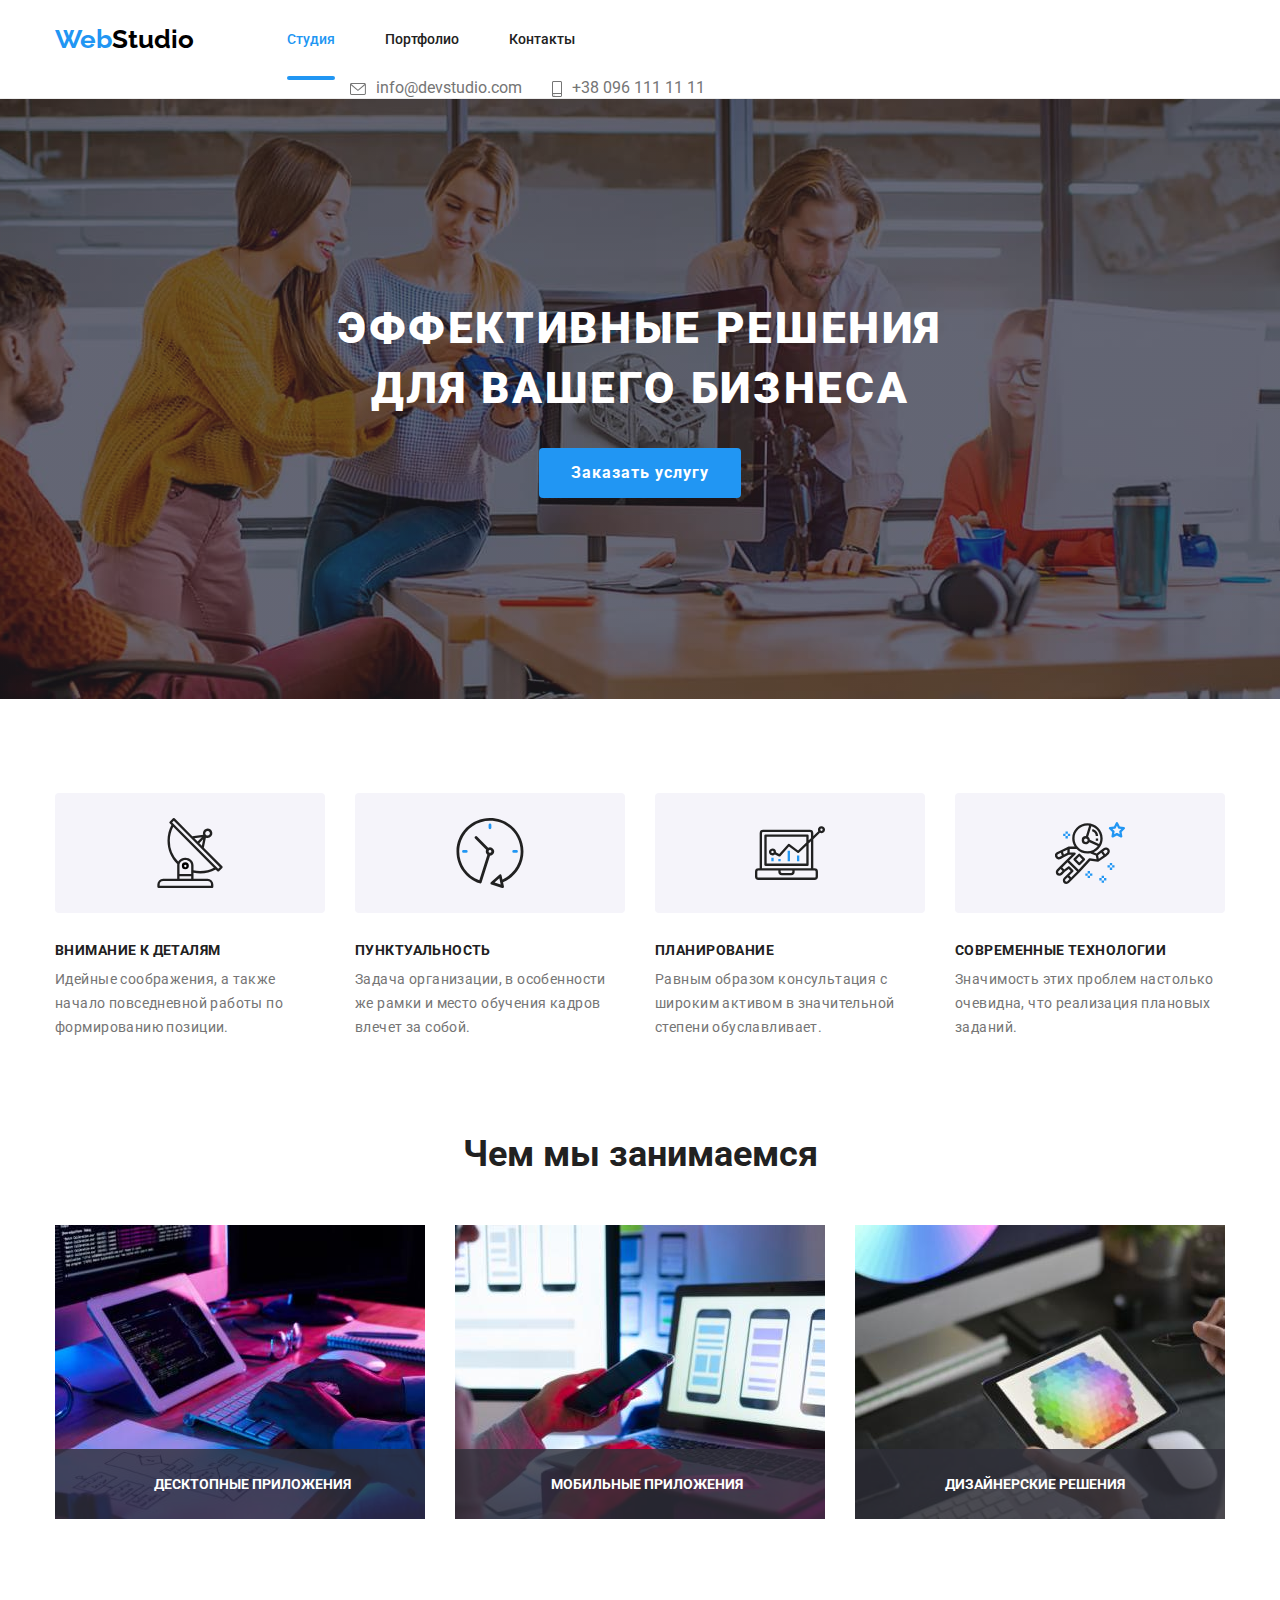
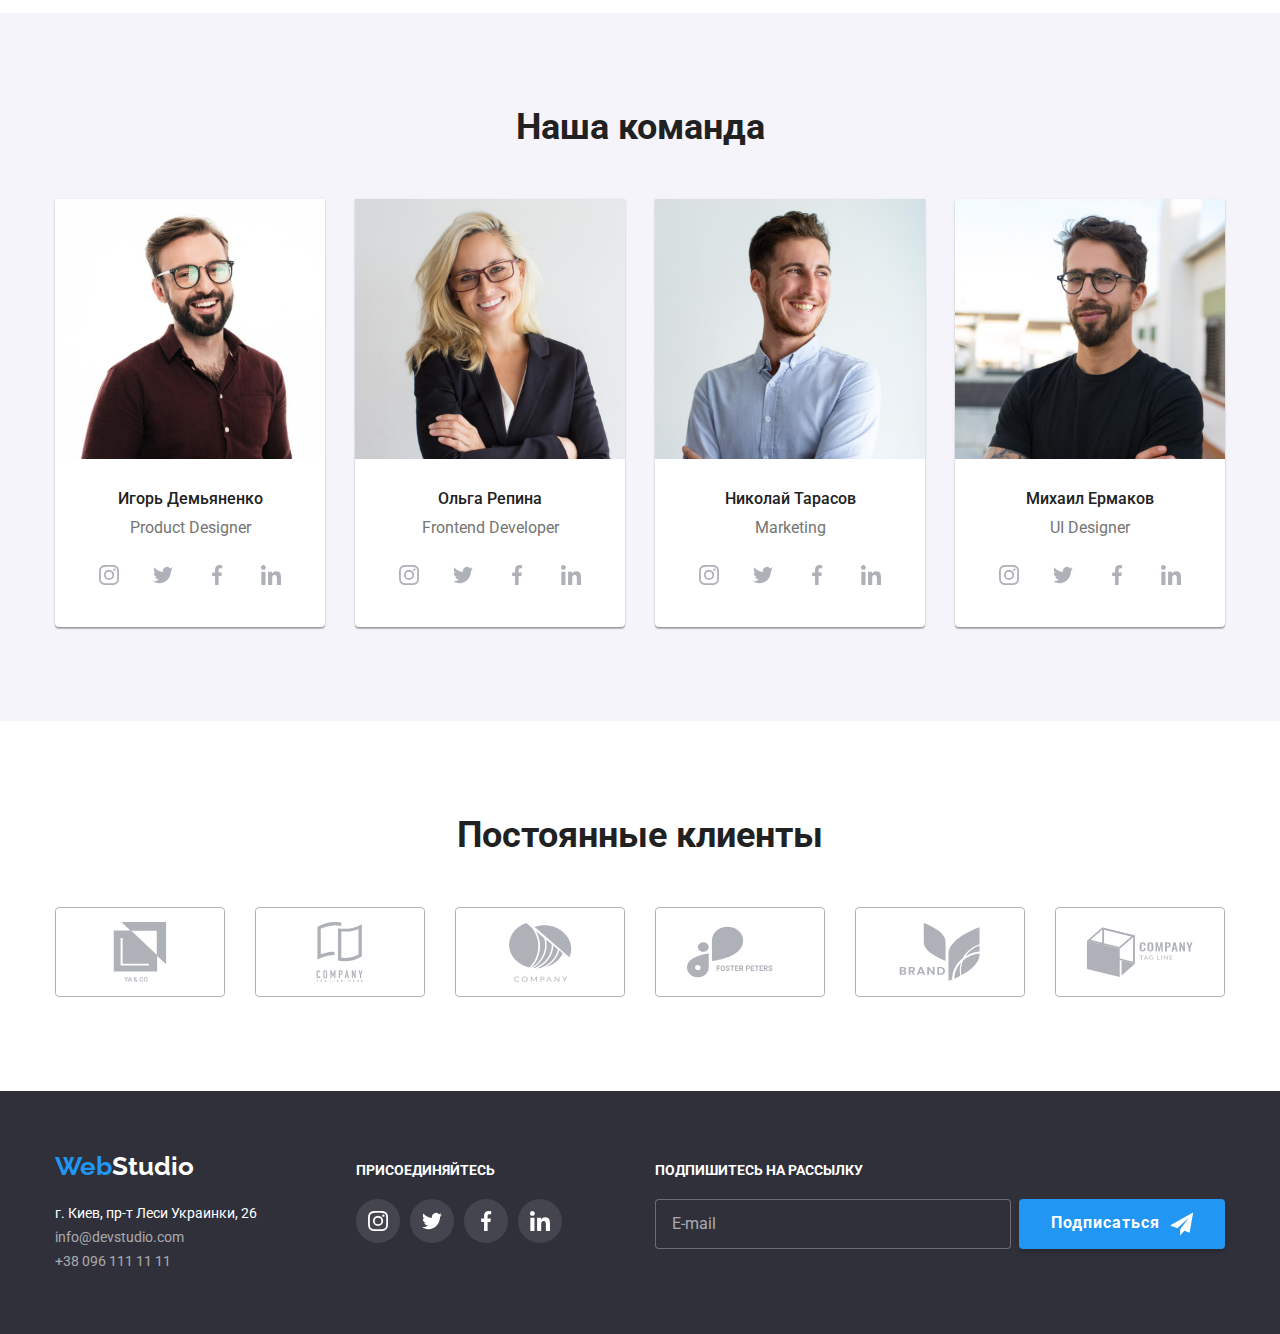
<file: index.html>
<!DOCTYPE html>
<html lang="ru">
     <head>
         <meta charset="UTF-8">
         <meta http-equiv="X-UA-Compatible" content="IE=edge">
         <meta name="viewport" content="width=device-width, initial-scale=1.0">
           <title>Студия</title>
    
         <link rel="preconnect" href="https://fonts.googleapis.com">
         <link rel="preconnect" href="https://fonts.gstatic.com" crossorigin>
         <link href="https://fonts.googleapis.com/css2?family=Raleway:wght@700&family=Roboto:wght@400;500;700;900&display=swap"
         rel="stylesheet">
    
         <link rel="stylesheet" href="https://cdnjs.cloudflare.com/ajax/libs/modern-normalize/1.1.0/modern-normalize.min.css"> 

         <link rel="stylesheet" href="./css/main.min.css">
     </head>       
  <body>
        <header class="page-header">
            <div class="container page-header__container">
                <nav class="main-nav">
                     <a href="./index.html" class="logo">Web<span class="logo__part">Studio</span></a>
                     <ul class="site-nav">
                         <li class="site-nav__item"><a href="" class="site-nav__link site-nav__link--current">Студия</a></li>
                         <li class="site-nav__item"><a class="site-nav__link" href="./portfolio.html">Портфолио</a></li>
                         <li class="site-nav__item"><a class="site-nav__link" href="">Контакты</a></li>     
                     </ul>
                </nav>
                <ul class="contacts-nav">
                     <li class="contacts-nav__item">
                        <a class="contacts-nav__link" href="mailto:info@devstudio.com">
                           <svg class="contacts-nav__icon" width="16" height="12">
                             <use href="./images/icons.svg#icon-envelope-hover"></use>
                           </svg>
                               info@devstudio.com</a>
                     </li>
                     <li class="contacts-nav__item">
                         <a class="contacts-nav__link" href="tel:+380961111111">
                            <svg class="contacts-nav__icon" width="10" height="16">
                                <use href="./images/icons.svg#icon-smartphone"></use>
                            </svg>                             
                              +38 096 111 11 11 </a>
                     </li>
                </ul>
            </div>
        </header>
        <main>
             <!--hero-->
             <section class="hero">
                <div class="container">
                     <h1 class="hero__title">Эффективные решения <br>
                        для вашего бизнеса</h1>
                     <button type="button" class="hero__button" data-modal-open>Заказать услугу</button>    
                </div>
                 </section>
              <!--description of company-->
              <section class="section">
                 <div class="container">
                      <h2 class="visually-hidden">Наши преимущества</h2>
                      <ul class="description">
                            <li class="description__item">
                                <div class="box__icon">
                                  <svg class="description__icon" width="70" height="70" >
                                    <use href="./images/icons.svg#icon-antenna-1"></use>
                                  </svg>
                                </div>
                                <h3 class="description__headline">Внимание к деталям</h3>
                                <p class="description__text">Идейные соображения, а также начало повседневной работы по формированию позиции.</p>
                            </li>
                            <li class="description__item">
                                <div class="box__icon">
                                    <svg class="description__icon" width="70" height="70">
                                        <use href="./images/icons.svg#icon-clock-1"></use>
                                    </svg>
                                </div>
                                <h3 class="description__headline">Пунктуальность</h3>
                                <p class="description__text">Задача организации, в особенности же рамки и место обучения кадров влечет за собой.</p>
                            </li>
                            <li class="description__item">
                                <div class="box__icon">
                                    <svg class="description__icon" width="70" height="70">
                                        <use href="./images/icons.svg#icon-diagram-1"></use>
                                    </svg>
                                </div>
                                <h3 class="description__headline">Планирование</h3>
                                <p class="description__text">Равным образом консультация с широким активом в значительной степени обуславливает.</p>
                            </li>
                            <li class="description__item">
                                <div class="box__icon">
                                    <svg class="description__icon" width="70" height="70">
                                        <use href="./images/icons.svg#icon-astronaut-1"></use>
                                    </svg>
                                </div>
                                <h3 class="description__headline">Современные технологии</h3>
                                <p class="description__text">Значимость этих проблем настолько очевидна, что реализация плановых заданий.</p>
                            </li>
                     </ul>
                  </div>
             </section>
             <!--activity of company-->
             <section class="section section--nopadding"> <!--посмотреть _base.sccs-->
                <div class="container">
                     <h2 class="section__title">Чем мы занимаемся</h2>
                  <ul class="activity">
                     <li class="activity__item">
                        <div class="activity__thumb">
                          <img src="images/box1(1).jpg" alt="руки человека набирают текст на клавиатуре компютера" width="370">
                          <h3 class="activity__titel">Десктопные приложения</h3>
                        </div>
                       </li>
                     <li class="activity__item">
                        <div class="activity__thumb">
                          <img src="images/box2(1).jpg" alt="руки человека держать моб.телефон и набирает текст на ноутбуке" width="370">
                          <h3 class="activity__titel">Мобильные приложения</h3>
                        </div>
                    </li>
                     <li class="activity__item">
                        <div class="activity__thumb">
                          <img src="images/box3(1).jpg" alt="руки человека держит планшет с палитрой цветов" width="370">
                          <h3 class="activity__titel">Дизайнерские решения</h3>
                        </div> 
                     </li>
                  </ul>
                </div>
             </section>
              <!--company team-->
             <section class="section section--otherbackground">
                <div class="container">
                   <h2 class="section__title">Наша команда</h2>
                  <ul class="team">
                     <li class="team__item">
                         <img src="images/img(1).jpg" alt="фото сотрудник компании" width="270">
                           <div class="team-box team-box--nopadding"><h3 class="team__title">Игорь Демьяненко</h3>
                              <p lang="en" class="team__text">Product Designer</p>
                              <ul class="social social--margin ">
                                     <li class="social__item">  
                                        <a class="social__link" href="">
                                            <svg class="social__icon" width="20" height="20">
                                                <use href="./images/icons.svg#icon-instagram-2"></use>
                                            </svg>
                                       </a>
                                    </li>
                                     <li class="social__item"> 
                                        <a class="social__link" href="">
                                            <svg class="social__icon" width="20" height="20">
                                                <use href="./images/icons.svg#icon-twitter-1"></use>
                                            </svg>
                                         </a>
                                    </li>
                                     <li class="social__item"> 
                                        <a class="social__link" href="">
                                            <svg class="social__icon" width="20" height="20">
                                                <use href="./images/icons.svg#icon-facebook-1"></use>
                                            </svg>
                                        </a>
                                    </li>
                                     <li class="social__item"> 
                                        <a class="social__link" href="">
                                            <svg class="social__icon" width="20" height="20">
                                                <use href="./images/icons.svg#icon-linkedin-1"></use>
                                            </svg>
                                        </a>
                                    </li>
                                </ul>
                            </div>
                     </li>
                     <li class="team__item">
                         <img src="images/img(2)(1).jpg" alt="фото сотрудник компании" width="270">
                        <div class="team-box team-box--nopadding"><h3 class="team__title">Ольга Репина</h3>
                          <p lang="en" class="team__text">Frontend Developer</p>
                          <ul class="social social--margin ">
                             <li class="social__item">  
                                <a class="social__link" href="">
                                    <svg class="social__icon" width="20" height="20">
                                        <use href="./images/icons.svg#icon-instagram-2"></use>
                                    </svg>
                               </a>
                            </li>
                             <li class="social__item"> 
                                <a class="social__link" href="">
                                    <svg class="social__icon" width="20" height="20">
                                        <use href="./images/icons.svg#icon-twitter-1"></use>
                                    </svg>
                                 </a>
                            </li>
                             <li class="social__item"> 
                                <a class="social__link" href="">
                                    <svg class="social__icon" width="20" height="20">
                                        <use href="./images/icons.svg#icon-facebook-1"></use>
                                    </svg>
                                </a>
                            </li>
                             <li class="social__item"> 
                                <a class="social__link" href="">
                                    <svg class="social__icon" width="20" height="20">
                                        <use href="./images/icons.svg#icon-linkedin-1"></use>
                                    </svg>
                                </a>
                            </li>
                        </ul>
                    </div>
                     </li>
                     <li class="team__item">
                         <img src="images/img(3)(1).jpg" alt="фото сотрудник компании" width="270">
                        <div class="team-box team-box--nopadding"><h3 class="team__title">Николай Тарасов</h3>
                          <p lang="en" class="team__text">Marketing</p>
                          <ul class="social social--margin ">
                             <li class="social__item">  
                                <a class="social__link" href="">
                                    <svg class="social__icon" width="20" height="20">
                                        <use href="./images/icons.svg#icon-instagram-2"></use>
                                    </svg>
                               </a>
                            </li>
                             <li class="social__item"> 
                                <a class="social__link" href="">
                                    <svg class="social__icon" width="20" height="20">
                                        <use href="./images/icons.svg#icon-twitter-1"></use>
                                    </svg>
                                 </a>
                            </li>
                             <li class="social__item"> 
                                <a class="social__link" href="">
                                    <svg class="social__icon" width="20" height="20">
                                        <use href="./images/icons.svg#icon-facebook-1"></use>
                                    </svg>
                                </a>
                            </li>
                             <li class="social__item"> 
                                <a class="social__link" href="">
                                    <svg class="social__icon" width="20" height="20">
                                        <use href="./images/icons.svg#icon-linkedin-1"></use>
                                    </svg>
                                </a>
                            </li>
                        </ul>
                    </div>
                     </li>
                     <li class="team__item">
                         <img src="images/img(4)(1).jpg" alt="фото сотрудник компании" width="270">
                        <div class="team-box team-box--nopadding"><h3 class="team__title">Михаил Ермаков</h3>
                          <p lang="en" class="team__text">UI Designer</p>
                          <ul class="social social--margin ">
                             <li class="social__item">  
                                <a class="social__link" href="">
                                    <svg class="social__icon" width="20" height="20">
                                        <use href="./images/icons.svg#icon-instagram-2"></use>
                                    </svg>
                               </a>
                            </li>
                             <li class="social__item"> 
                                <a class="social__link" href="">
                                    <svg class="social__icon" width="20" height="20">
                                        <use href="./images/icons.svg#icon-twitter-1"></use>
                                    </svg>
                                 </a>
                            </li>
                             <li class="social__item"> 
                                <a class="social__link" href="">
                                    <svg class="social__icon" width="20" height="20">
                                        <use href="./images/icons.svg#icon-facebook-1"></use>
                                    </svg>
                                </a>
                            </li>
                             <li class="social__item"> 
                                <a class="social__link" href="">
                                    <svg class="social__icon" width="20" height="20">
                                        <use href="./images/icons.svg#icon-linkedin-1"></use>
                                    </svg>
                                </a>
                            </li>
                        </ul>
                    </div>
                     </li>
                  </ul>
                </div>
             </section>
             <!-- clients companys  -->
             <section class="section">
                 <div class="container ">
                    <h2 class="section__title">Постоянные клиенты</h2>
                     <ul class="clients">
                        <li class="clients__list">
                           <a class="clients__link" href="">
                              <svg class="clients__icon" width="106" height="60">   
                                   <use href="./images/icons.svg#icon-group-1"></use>
                             </svg>
                           </a>
                        </li>
                        <li class="clients__list">
                            <a class="clients__link" href="">
                                <svg class="clients__icon" width="106" height="60">
                                     <use href="./images/icons.svg#icon-group-2"></use>
                              </svg>
                           </a>
                         </li>
                         <li class="clients__list">
                            <a class="clients__link" href="">
                                <svg class="clients__icon" width="106" height="60">
                                  <use href="./images/icons.svg#icon-group-3"></use>
                              </svg>
                           </a>
                         </li>
                         <li class="clients__list">
                            <a class="clients__link" href="">
                                <svg class="clients__icon" width="106" height="60">
                                  <use href="./images/icons.svg#icon-group-4"></use>
                              </svg>
                           </a>
                         </li>
                         <li class="clients__list">
                            <a class="clients__link" href="">
                                <svg class="clients__icon" width="106" height="60">
                                  <use href="./images/icons.svg#icon-group-5"></use>
                              </svg>
                           </a>
                         </li>
                         <li class="clients__list">
                            <a class="clients__link" href="">
                                <svg class="clients__icon" width="106" height="60">
                                  <use href="./images/icons.svg#icon-group-6"></use>
                              </svg>
                           </a>
                         </li>
                     </ul>
                 </div>
             </section>
         </main>
         <footer class="footer footer--padding">
            <div class="container footer-content">
                <div class="footer-item">
                    <a href="/" class="logo">Web<span class="logo__part--color">Studio</span></a>
                    <address class="contacts">
                        <ul class="contacts contacts--margin">
                             <li><a class="contacts__address" href="//goo.gl/maps/hx1Tc8aeCBWHLHau5">г. Киев, пр-т Леси Украинки, 26</a></li>
                             <li><a class="contacts__address contacts__address--color" href="mailto:info@devstudio.com">info@devstudio.com</a></li>
                             <li><a class="contacts__address contacts__address--color" href="tel:+380961111111">+38 096 111 11 11</a></li>
                        </ul>
                    </address>
                </div>
                <div class="footer-links footer-links--indents">
                     <p class="footer-links__text">присоединяйтесь</p>
                  <ul class="social social__margin">
                    <li class="social__item">
                     <a class="social__link social__link--color" href="">
                         <svg class="social__icon" width="20" height="20">
                             <use href="./images/icons.svg#icon-instagram-2"></use>
                         </svg>
                     </a>
                    </li>
                    <li class="social__item">
                     <a class="social__link social__link--color" href="">
                         <svg class="social__icon" width="20" height="20">
                             <use href="./images/icons.svg#icon-twitter-1"></use>
                         </svg>
                     </a>
                    </li>
                    <li class="social__item">
                     <a class="social__link social__link--color" href="">
                         <svg class="social__icon" width="20" height="20">
                             <use href="./images/icons.svg#icon-facebook-1"></use>
                         </svg>
                     </a>
                    </li>
                    <li class="social__item">
                     <a class="social__link social__link--color" href="">
                         <svg class="social__icon" width="20" height="20">
                             <use href="./images/icons.svg#icon-linkedin-1"></use>
                         </svg>
                     </a>
                    </li>
                 </ul>
                </div>
                <!-- call to action -->
                <form class="footer-form">
                    <p class="footer-form__text">Подпишитесь на рассылку</p>
                    <div class="footer-form__field">
                        <input class="email footer-form__input" name="email" id="email" placeholder="E-mail"/>
                        <label for="email" class="footer-form__lable"></label>
                        <button type="submit" class="footer-form__call">Подписаться
                        <svg class="footer-form__icon" width="24" height="24">
                            <use href="./images/icons.svg#icon-icon-send-1"></use>
                        </svg>
                        </button>
                    </div>
                </form>
            </div>
         </footer>
         <!-- Modal window -->
         <div class="backdrop is-hidden" data-modal>
             <div class="modal">
                 <button class="modal__close" data-modal-close>
                    <svg class="modal__icon" width="18" height="18">
                        <use href="./images/icons.svg#modal-close-icon"></use>
                    </svg>
                 </button>
                 <!-- Form -->
                 <form class="form form--padding">
                     <h2 class="form__title">Оставьте свои данные, мы вам перезвоним</h2>
                        <div class="form-field">
                             <label for="name" class="form-field__lable">Имя</label>
                             <input class="form-field__input" type="text" name="name" id="name" />
                                 <svg class="form-field__icon" width="18" height="18">
                                      <use href="./images/icons.svg#icon-person-black-18dp-1-1"></use>
                                 </svg>
                        </div>
                        <div class="form-field">
                             <label for="tel" class="form-field__lable">Телефон</label>
                             <input class="text form-field__input" name="tel" id="tel" />
                                 <svg class="form-field__icon" width="18" height="18">
                                     <use href="./images/icons.svg#icon-phone-black-18dp-1-1"></use>
                                 </svg>
                        </div>
                        <div class="form-field">
                             <label for="mail" class="form-field__lable">Почта</label>
                             <input class="email form-field__input" name="mail" id="mail"/>
                                 <svg class="form-field__icon" width="18" height="18">
                                     <use href="./images/icons.svg#icon-email-black-18dp-1-1"></use>
                                 </svg>
                        </div>
                        <div class="form-field form-field__textarea">
                             <label for="comment" class="form-field__lable">Коментарий</label>
                             <textarea name="comment" id="comment" rows="10" placeholder="Введите текст" class="form-field__comment"></textarea>
                        </div>
                        <div class="checkbox form-field form-field__checkbox">   
                            <label class="checkbox__lable" for="policy">
                               <input class="checkbox__input" type="checkbox" name="policy" id="policy" />
                               <span class="checkbox__icon"></span>
                               <span class="checkbox__text">Соглашаюсь с рассылкой и принимаю <a class="police-link" href="">Условия договора</a> </span>
                            </label>
                        </div>
                                             
                             <button type="submit" class="submit-button submit-button__position">Отправить</button>
                    </form>
             </div>
         </div>
         <script src="./js/modal.js"></script>
    </body>
</html>
</file>
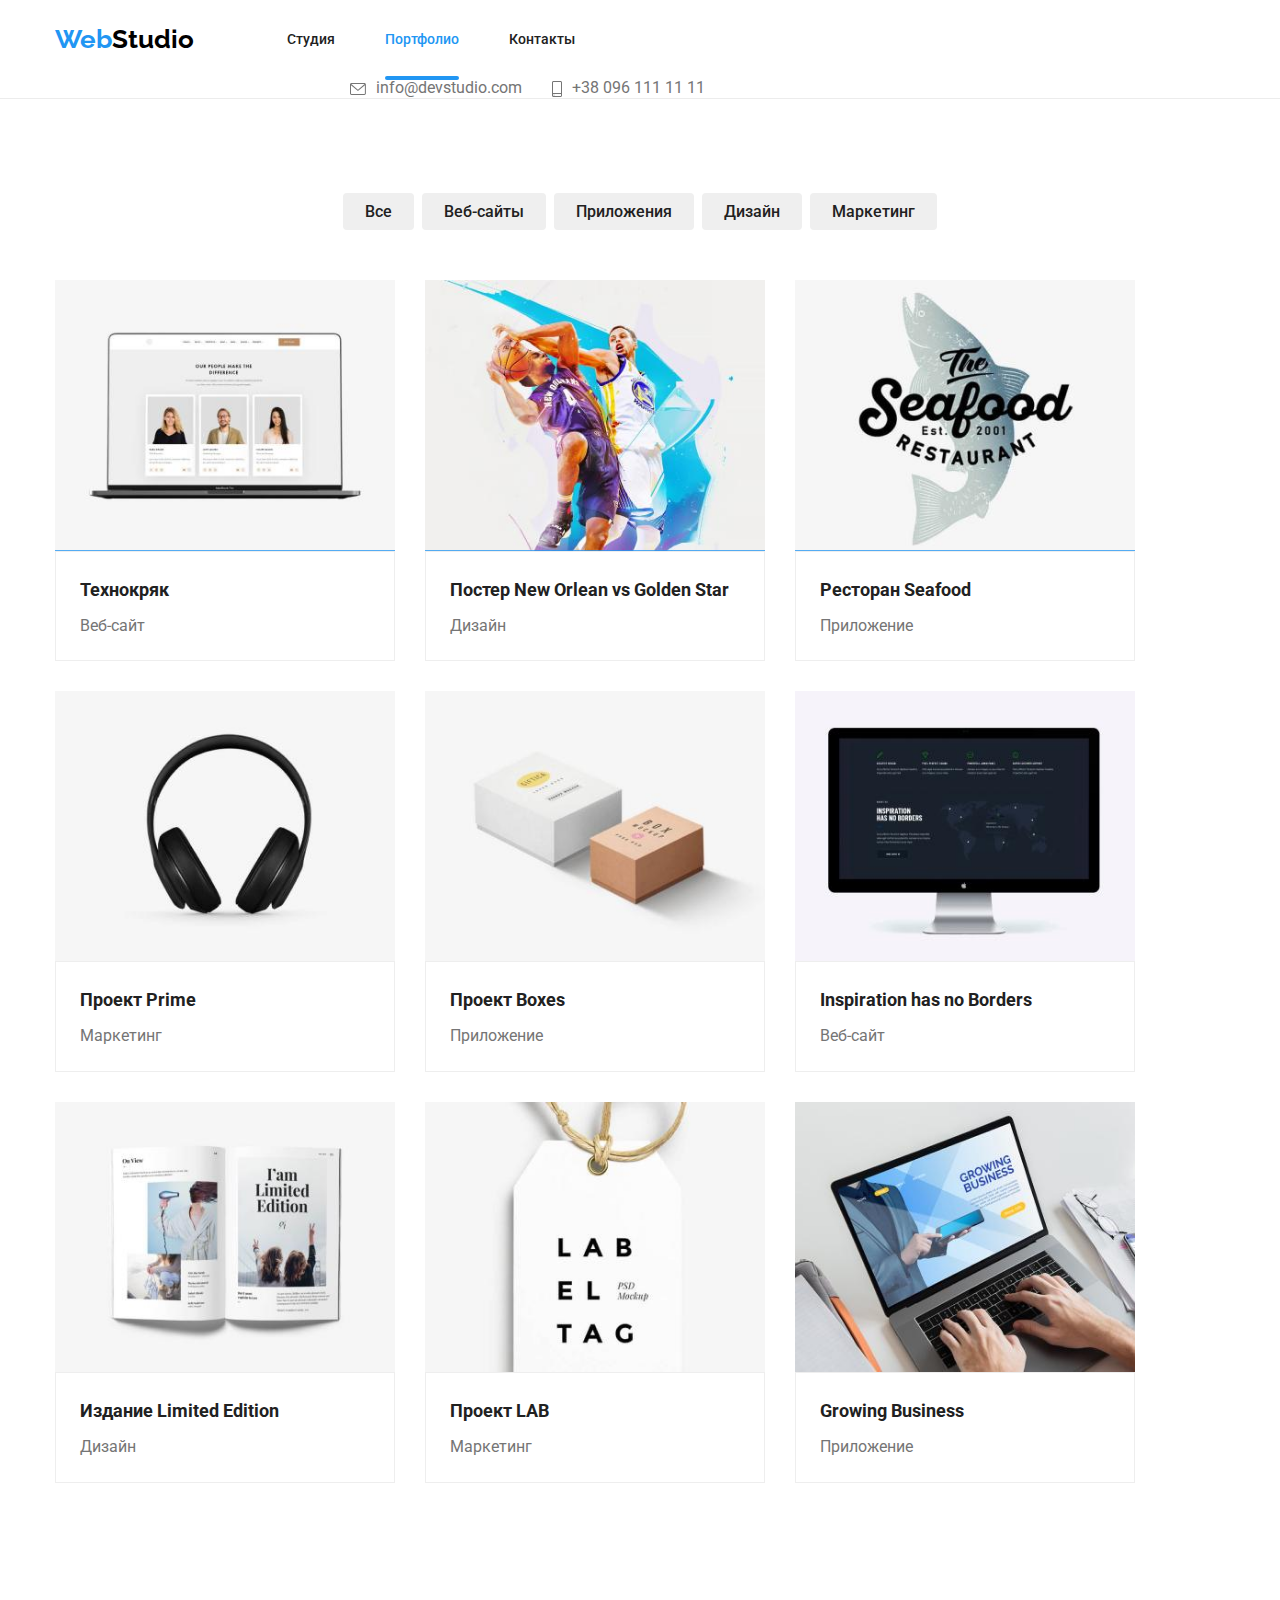
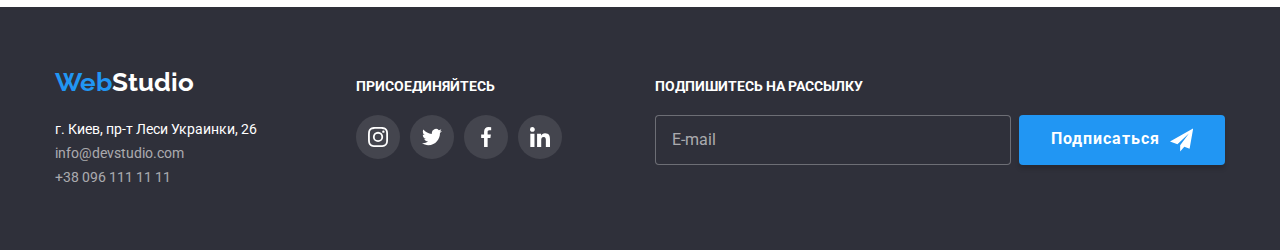
<file: portfolio.html>
<!DOCTYPE html>
<html lang="en">
    <head>
         <meta charset="UTF-8">
         <meta http-equiv="X-UA-Compatible" content="IE=edge">
         <meta name="viewport" content="width=device-width, initial-scale=1.0">
      <title>Портфолио</title>
    
         <link rel="preconnect" href="https://fonts.googleapis.com">
         <link rel="preconnect" href="https://fonts.gstatic.com" crossorigin>
         <link href="https://fonts.googleapis.com/css2?family=Raleway:wght@700&family=Roboto:wght@400;500;700;900&display=swap"
        rel="stylesheet">

         <link rel="stylesheet" href="https://cdnjs.cloudflare.com/ajax/libs/modern-normalize/1.1.0/modern-normalize.min.css"> 

        <link rel="stylesheet" href="./css/main.min.css">
    </head>
    <body>
      <header class="page-header">
        <div class="container page-header__container">
            <nav class="main-nav">
                 <a href="./index.html" class="logo">Web<span class="logo__part">Studio</span></a>
                 <ul class="site-nav">
                     <li class="site-nav__item"><a class="site-nav__link" href="./index.html">Студия</a></li>
                     <li class="site-nav__item"><a class="site-nav__link site-nav__link--current">Портфолио</a></li>
                     <li class="site-nav__item"><a class="site-nav__link" href="">Контакты</a></li>     
                 </ul>
            </nav>
            <ul class="contacts-nav">
                 <li class="contacts-nav__item">
                    <a class="contacts-nav__link" href="mailto:info@devstudio.com">
                       <svg class="contacts-nav__icon" width="16" height="12">
                         <use href="./images/icons.svg#icon-envelope-hover"></use>
                       </svg>
                           info@devstudio.com</a>
                 </li>
                 <li class="contacts-nav__item">
                     <a class="contacts-nav__link" href="tel:+380961111111">
                        <svg class="contacts-nav__icon" width="10" height="16">
                            <use href="./images/icons.svg#icon-smartphone"></use>
                        </svg>                             
                          +38 096 111 11 11 </a>
                 </li>
            </ul>
        </div>
    </header>
         <main>
            <!--filters-->
            <section class="section">
            <div class="container">
               <h1 class="visually-hidden">Портфолио</h1>
              <ul class="portfolio-filter portfolio-filter--margin-bottom">
                 <li class="portfolio-filter__item"><button class="portfolio-filter__button" type="button">Все</button></li>
                 <li class="portfolio-filter__item"><button class="portfolio-filter__button" type="button">Веб-сайты</button></li>
                 <li class="portfolio-filter__item"><button class="portfolio-filter__button" type="button">Приложения</button></li>
                 <li class="portfolio-filter__item"><button class="portfolio-filter__button" type="button">Дизайн</button></li>
                 <li class="portfolio-filter__item"><button class="portfolio-filter__button" type="button">Маркетинг</button></li>               
              </ul>
               <!-- portfolio-list -->
              <ul class="portfolio">
                 <li class="element">
                      <a class="element__link" href="">
                        <article class="product">
                            <div class="product__thumb"> 
                                  <img src="images/portfolio1.jpg" alt="портфолио трех сотрудников компании" width="370">
                              <div class="product-overlay">
                                <div class="product-overlay__action">
                                  <p class="product-overlay__text">Ресурс предлагает комплексные предложения с разным уровнем функционала и сервисов. Все это позволит посетителю получить исчерпывающие сведения о компании или частном лице.</p>
                                </div>
                              </div>
                           </div>
                          <div class="product__item">
                             <h2 class="product__title">Технокряк</h2>
                             <p class="product__discription">Веб-сайт</p>
                         </div>
                        </article>
                      </a>
                 </li>
                 <li class="element">
                    <a class="element__link" href="">
                        <article class="product">
                            <div class="product__thumb"> 
                                  <img src="images/portfolio2.jpg" alt="два игрок в бейсол с мячем" width="370">
                              <div class="product-overlay">
                                 <div class="product-overlay__action">
                                  <p class="product-overlay__text">Ресурс предлагает комплексные предложения с разным уровнем функционала и сервисов. Все это позволит посетителю получить исчерпывающие сведения о компании или частном лице.</p>
                                </div>
                              </div>
                           </div>
                          <div class="product__item">
                            <h2 class="product__title">Постер New Orlean vs Golden Star</h2>
                             <p class="product__discription">Дизайн</p>
                         </div>
                        </article>
                      </a>
                 </li>
                 <li class="element">
                    <a class="element__link" href="">
                        <article class="product">
                            <div class="product__thumb"> 
                                  <img src="images/portfolio3.jpg" alt="лого с рыбой" width="370">
                              <div class="product-overlay">
                                <div class="product-overlay__action">
                                  <p class="product-overlay__text">Ресурс предлагает комплексные предложения с разным уровнем функционала и сервисов. Все это позволит посетителю получить исчерпывающие сведения о компании или частном лице.</p>
                                </div>
                              </div>
                           </div>
                          <div class="product__item">
                              <h2 class="product__title">Ресторан Seafood</h2>
                             <p class="product__discription">Приложение</p>
                         </div>
                        </article>
                      </a>
                 </li>
                 <li class="element">
                    <a class="element__link" href="">
                        <article class="product">
                            <div class="product__thumb"> 
                                  <img src="images/portfolio4.jpg" alt="беспроводные наушники с дугой" width="370">
                              <div class="product-overlay">
                                <div class="product-overlay__action">
                                  <p class="product-overlay__text">Ресурс предлагает комплексные предложения с разным уровнем функционала и сервисов. Все это позволит посетителю получить исчерпывающие сведения о компании или частном лице.</p>
                                </div>
                              </div>
                           </div>
                          <div class="product__item">
                              <h2 class="product__title">Проект Prime</h2>
                             <p class="product__discription">Маркетинг</p>
                         </div>
                        </article>
                      </a>
                 </li>
                 <li class="element">
                    <a class="element__link" href="">
                        <article class="product">
                            <div class="product__thumb"> 
                                  <img src="images/portfolio5.jpg" alt="две картонные коробки" width="370">
                              <div class="product-overlay">
                                <div class="product-overlay__action">
                                  <p class="product-overlay__text">Ресурс предлагает комплексные предложения с разным уровнем функционала и сервисов. Все это позволит посетителю получить исчерпывающие сведения о компании или частном лице.</p>
                                </div>
                              </div>
                           </div>
                          <div class="product__item">
                              <h2 class="product__title">Проект Boxes</h2>
                              <p class="product__discription">Приложение</p>
                         </div>
                        </article>
                      </a>
                 </li>
                 <li class="element">
                    <a class="element__link" href="">
                        <article class="product">
                            <div class="product__thumb"> 
                                  <img src="images/portfolio6.jpg" alt="монитор с текстом и картой мира" width="370">
                              <div class="product-overlay">
                                <div class="product-overlay__action">
                                  <p class="product-overlay__text">Ресурс предлагает комплексные предложения с разным уровнем функционала и сервисов. Все это позволит посетителю получить исчерпывающие сведения о компании или частном лице.</p>
                                </div>
                              </div>
                           </div>
                          <div class="product__item">
                              <h2 class="product__title">Inspiration has no Borders</h2>
                              <p class="product__discription">Веб-сайт</p>
                         </div>
                        </article>
                      </a>
                 </li>
                 <li class="element">
                    <a class="element__link" href="">
                        <article class="product">
                            <div class="product__thumb"> 
                                  <img src="images/portfolio7.jpg" alt="разворот журнала с фото" width="370">
                              <div class="product-overlay">
                                <div class="product-overlay__action">
                                  <p class="product-overlay__text">Ресурс предлагает комплексные предложения с разным уровнем функционала и сервисов. Все это позволит посетителю получить исчерпывающие сведения о компании или частном лице.</p>
                                </div>
                              </div>
                           </div>
                          <div class="product__item">
                              <h2 class="product__title">Издание Limited Edition</h2>
                              <p class="product__discription">Дизайн</p>
                         </div>
                        </article>
                      </a>
                    </li>
                 <li class="element">
                    <a class="element__link" href="">
                        <article class="product">
                            <div class="product__thumb"> 
                                  <img src="images/portfolio8.jpg" alt="лейба а лого" width="370">
                              <div class="product-overlay">
                                <div class="product-overlay__action">
                                  <p class="product-overlay__text">Ресурс предлагает комплексные предложения с разным уровнем функционала и сервисов. Все это позволит посетителю получить исчерпывающие сведения о компании или частном лице.</p>
                                </div>
                              </div>
                           </div>
                          <div class="product__item">
                              <h2 class="product__title">Проект LAB</h2>
                              <p class="product__discription">Маркетинг</p>
                         </div>
                        </article>
                      </a>
                   </li>
                 <li class="element">
                    <a class="element__link" href="">
                        <article class="product">
                            <div class="product__thumb"> 
                                  <img src="images/portfolio9.jpg" alt="приложение для бизнеса на ноутбуке" width="370">
                              <div class="product-overlay">
                                <div class="product-overlay__action">
                                  <p class="product-overlay__text">Ресурс предлагает комплексные предложения с разным уровнем функционала и сервисов. Все это позволит посетителю получить исчерпывающие сведения о компании или частном лице.</p>
                                </div>
                              </div>
                           </div>
                          <div class="product__item">
                              <h2 class="product__title">Growing Business</h2>
                              <p class="product__discription">Приложение</p>
                         </div>
                        </article>
                      </a>
                 </li>
              </ul>
             </div>
            </section> 
         </main> 
         <footer class="footer footer--padding">
          <div class="container footer-content">
              <div class="footer-item">
                  <a href="/" class="logo">Web<span class="logo__part--color">Studio</span></a>
                  <address class="contacts contacts--margin">
                      <ul>
                           <li><a class="contacts__address" href="//goo.gl/maps/hx1Tc8aeCBWHLHau5">г. Киев, пр-т Леси Украинки, 26</a></li>
                           <li><a class="contacts__address contacts__address--color" href="mailto:info@devstudio.com">info@devstudio.com</a></li>
                           <li><a class="contacts__address contacts__address--color" href="tel:+380961111111">+38 096 111 11 11</a></li>
                      </ul>
                  </address>
              </div>
              <div class="footer-links footer-links--indents">
                   <p class="footer-links__text">присоединяйтесь</p>
                <ul class="social social__margin">
                  <li class="social__item">
                   <a class="social__link social__link--color" href="">
                       <svg class="social__icon" width="20" height="20">
                           <use href="./images/icons.svg#icon-instagram-2"></use>
                       </svg>
                   </a>
                  </li>
                  <li class="social__item">
                   <a class="social__link social__link--color" href="">
                       <svg class="social__icon" width="20" height="20">
                           <use href="./images/icons.svg#icon-twitter-1"></use>
                       </svg>
                   </a>
                  </li>
                  <li class="social__item">
                   <a class="social__link social__link--color" href="">
                       <svg class="social__icon" width="20" height="20">
                           <use href="./images/icons.svg#icon-facebook-1"></use>
                       </svg>
                   </a>
                  </li>
                  <li class="social__item">
                   <a class="social__link social__link--color" href="">
                       <svg class="social__icon" width="20" height="20">
                           <use href="./images/icons.svg#icon-linkedin-1"></use>
                       </svg>
                   </a>
                  </li>
               </ul>
              </div>
              <!-- call to action -->
              <form class="footer-form">
                  <p class="footer-form__text">Подпишитесь на рассылку</p>
                  <div class="footer-form__field">
                      <input class="email footer-form__input" name="email" id="email" placeholder="E-mail"/>
                      <label for="email" class="footer-form__lable"></label>
                      <button type="submit" class="footer-form__call">Подписаться
                      <svg class="footer-form__icon" width="24" height="24">
                          <use href="./images/icons.svg#icon-icon-send-1"></use>
                      </svg>
                      </button>
                  </div>
              </form>
          </div>
       </footer>
    </body> 
</html>
</file>
<file: css/main.min.css>
body{background-color:#fff;font-family:"Roboto",sans-serif}.container{width:1200px;padding-left:15px;padding-right:15px;margin-left:auto;margin-right:auto}.section{padding-top:94px;padding-bottom:94px}.section__title{margin-top:0;margin-bottom:50px;color:#212121;font-weight:700;font-size:36px;line-height:1.16;text-align:center}.activity{padding-top:0}a{text-decoration:none}ul{list-style:none;padding:0;margin:0}h1,h2,h3,p{margin:0}img{display:block;max-width:100%;height:auto}textarea{resize:none;display:block}label{display:block;margin-bottom:-4px}.visually-hidden{position:absolute;width:1px;height:1px;margin:-1px;border:0;padding:0;white-space:nowrap;-webkit-clip-path:inset(100%);clip-path:inset(100%);clip:rect(0 0 0 0);overflow:hidden}.page-header{border-bottom:1px solid #ECECEC}.page-header__сontainer{display:-webkit-box;display:-ms-flexbox;display:flex;-webkit-box-align:center;-ms-flex-align:center;align-items:center}.main-nav{display:-webkit-box;display:-ms-flexbox;display:flex;-webkit-box-align:center;-ms-flex-align:center;align-items:center;font-weight:500;font-size:14px;line-height:1.1}.site-nav{display:-webkit-box;display:-ms-flexbox;display:flex}.site-nav__item:first-child{margin-left:93px}.site-nav__item:not(:first-child){margin-left:50px}.site-nav__link{display:block;padding-top:32px;padding-bottom:32px;color:#212121;-webkit-transition:color 250ms cubic-bezier(0.4, 0, 0.2, 1);transition:color 250ms cubic-bezier(0.4, 0, 0.2, 1)}.site-nav__link:hover,.site-nav__link:focus{color:#2196F3}.site-nav__link--current{position:relative;color:#2196F3}.site-nav__link--current::after{content:'';position:absolute;left:0;bottom:-1px;display:block;width:100%;height:4px;background-color:#2196F3;border-radius:2px}.logo{color:#2196F3;font-family:Raleway;font-weight:700;font-size:26px;line-height:1.2}.logo__part{color:#000000}.logo__part--color{color:#fff}.contacts-nav{display:-webkit-box;display:-ms-flexbox;display:flex;-webkit-box-align:center;-ms-flex-align:center;align-items:center;color:#757575}.contacts-nav__item:not(:last-of-type){margin-left:295px;margin-right:30px}.contacts-nav__icon{margin-right:10px;fill:currentColor}.contacts-nav__link{display:-webkit-box;display:-ms-flexbox;display:flex;-webkit-box-align:center;-ms-flex-align:center;align-items:center;color:#757575;-webkit-transition:color 250ms cubic-bezier(0.4, 0, 0.2, 1);transition:color 250ms cubic-bezier(0.4, 0, 0.2, 1)}.contacts-nav__link__link:hover,.contacts-nav__link__link:focus{color:#2196F3}.hero{background-color:#2F303A;text-align:center;margin-left:auto;margin-right:auto;padding-top:200px;padding-bottom:200px;max-width:1600px;height:600px;background-image:-webkit-gradient(linear, left top, right top, from(rgba(47,48,58,0.4)), to(rgba(47,48,58,0.4))),url("../images/Hero_bg_img.jpg");background-image:linear-gradient(to right, rgba(47,48,58,0.4), rgba(47,48,58,0.4)),url("../images/Hero_bg_img.jpg");background-repeat:no-repeat;background-position:center;background-size:cover}.hero__title{margin-top:0px;margin-bottom:30px;color:#fff;font-weight:900;font-size:44px;line-height:1.36;letter-spacing:0.06em;text-transform:uppercase}.description{display:-webkit-box;display:-ms-flexbox;display:flex}.description__headline{margin-bottom:10px;color:#212121;font-weight:700;font-size:14px;line-height:1.1;letter-spacing:0.03em;text-transform:uppercase}.description__text{color:#757575;letter-spacing:0.03em;font-size:14px;line-height:1.7}.description__item{width:270px}.description__item:not(:first-child){margin-left:30px}.box__icon{display:-webkit-box;display:-ms-flexbox;display:flex;-webkit-box-align:center;-ms-flex-align:center;align-items:center;-webkit-box-pack:center;-ms-flex-pack:center;justify-content:center;height:120px;margin-bottom:30px;background-color:#F5F4FA;border-radius:4px}.section--nopadding{padding-top:0}.activity{display:-webkit-box;display:-ms-flexbox;display:flex}.activity__titel{position:absolute;bottom:27px;-webkit-transform:translate(50%);transform:translate(50%);color:#fff;font-weight:700;font-size:14px;line-height:1.1;text-transform:uppercase}.activity__item:not(:first-child){margin-left:30px}.activity__thumb{position:relative}.activity__thumb::before{position:absolute;bottom:0;display:inline-block;content:'';width:370px;height:70px;background-color:rgba(47,48,58,0.8)}.section--otherbackground{background-color:#F5F4FA}.team{display:-webkit-box;display:-ms-flexbox;display:flex}.team__title{margin-bottom:10px;color:#212121;font-weight:500;font-size:16px;line-height:1.2}.team__text{margin-top:0;color:#757575;font-size:16px;line-height:1.2}.team__item{width:270px;border-radius:0px 0px 4px 4px;background:#FFFFFF;-webkit-box-shadow:0px 1px 3px rgba(0,0,0,0.12),0px 1px 1px rgba(0,0,0,0.14),0px 2px 1px rgba(0,0,0,0.2);box-shadow:0px 1px 3px rgba(0,0,0,0.12),0px 1px 1px rgba(0,0,0,0.14),0px 2px 1px rgba(0,0,0,0.2)}.team__item:not(:first-child){margin-left:30px}.team-box{text-align:center}.team-box--nopadding{padding-top:30px;padding-bottom:30px}.social{display:-webkit-box;display:-ms-flexbox;display:flex;-webkit-box-align:center;-ms-flex-align:center;align-items:center;-webkit-box-pack:center;-ms-flex-pack:center;justify-content:center}.social--margin{margin-top:16px}.social__icon{-webkit-box-align:center;-ms-flex-align:center;align-items:center;fill:currentColor}.social__item:not(:last-child){margin-right:10px}.social__link{display:-webkit-box;display:-ms-flexbox;display:flex;-webkit-box-align:center;-ms-flex-align:center;align-items:center;-webkit-box-pack:center;-ms-flex-pack:center;justify-content:center;width:44px;height:44px;padding:0;border-radius:50%;color:#AFB1B8;-webkit-transition:color 250ms cubic-bezier(0.4, 0, 0.2, 1),background-color 250ms cubic-bezier(0.4, 0, 0.2, 1);transition:color 250ms cubic-bezier(0.4, 0, 0.2, 1),background-color 250ms cubic-bezier(0.4, 0, 0.2, 1)}.social__link--color{color:var(--secondary-text-color);background-color:#44454E;-webkit-transition:background-color 250ms cubic-bezier(0.4, 0, 0.2, 1);transition:background-color 250ms cubic-bezier(0.4, 0, 0.2, 1)}.social__link:hover,.social__link:focus{background-color:#2196F3}.social__link:hover,.social__link:focus{color:#fff;background-color:#2196F3}.clients{display:-webkit-box;display:-ms-flexbox;display:flex;-webkit-box-align:center;-ms-flex-align:center;align-items:center;-webkit-box-pack:center;-ms-flex-pack:center;justify-content:center}.clients__icon{-webkit-box-align:center;-ms-flex-align:center;align-items:center;fill:currentColor}.clients__link{display:-webkit-box;display:-ms-flexbox;display:flex;-webkit-box-align:center;-ms-flex-align:center;align-items:center;-ms-flex-pack:distribute;justify-content:space-around;width:100%;height:100%;padding:0;margin:0;border:1px solid #AFB1B8;border-radius:4px;color:#AFB1B8;-webkit-transition:color 250ms cubic-bezier(0.4, 0, 0.2, 1),border 250ms cubic-bezier(0.4, 0, 0.2, 1);transition:color 250ms cubic-bezier(0.4, 0, 0.2, 1),border 250ms cubic-bezier(0.4, 0, 0.2, 1)}.clients__link:hover,.clients__link:focus{color:#2196F3;border:1px solid #2196F3}.clients__list{width:170px;height:90px}.clients__list:not(:last-child){margin-right:30px}.footer--padding{padding-top:60px;padding-bottom:60px}.contacts--margin{margin-top:20px}.footer-links--indents{padding:0;margin-left:70px}.footer{background-color:#2F303A;color:#fff}.footer-content{display:-webkit-box;display:-ms-flexbox;display:flex;-webkit-box-align:baseline;-ms-flex-align:baseline;align-items:baseline}.footer-item{-webkit-box-flex:1;-ms-flex-positive:1;flex-grow:1}.contacts{font-style:normal;font-size:14px;line-height:1.7;-webkit-transition:color 250ms cubic-bezier(0.4, 0, 0.2, 1);transition:color 250ms cubic-bezier(0.4, 0, 0.2, 1)}.contacts__address{color:#fff}.contacts__address--color{color:rgba(255,255,255,0.6);-webkit-transition:color 250ms cubic-bezier(0.4, 0, 0.2, 1);transition:color 250ms cubic-bezier(0.4, 0, 0.2, 1)}.contacts__address--color:hover,.contacts__address--color:focus{color:#2196F3}.contacts__address:hover,.contacts__address:focus{color:#2196F3}.contacts__address:not(:last-child){margin-bottom:9px}.footer-links{display:block;-webkit-box-align:center;-ms-flex-align:center;align-items:center}.footer-links__text{margin-bottom:20px;font-weight:700;font-size:14px;line-height:1.1;text-transform:uppercase}.footer-form{margin-left:93px;width:570px}.footer-form__field{display:-webkit-box;display:-ms-flexbox;display:flex}.footer-form__text{margin-bottom:20px;color:#fff;font-weight:700;font-size:14px;line-height:1.1;text-transform:uppercase}.footer-form__icon{margin-left:10px}.footer-form__input{padding-left:16px;padding-right:16px;width:358px;height:50px;color:rgba(255,255,255,0.6);font-size:16px;line-height:1.3;background-color:#2F303A;border:1px solid rgba(255,255,255,0.3);border-radius:4px}.footer-form__input::-webkit-input-placeholder{color:rgba(255,255,255,0.6);font-size:16px;line-height:1.3}.footer-form__input:-ms-input-placeholder{color:rgba(255,255,255,0.6);font-size:16px;line-height:1.3}.footer-form__input::-ms-input-placeholder{color:rgba(255,255,255,0.6);font-size:16px;line-height:1.3}.footer-form__input::placeholder{color:rgba(255,255,255,0.6);font-size:16px;line-height:1.3}.backdrop{position:fixed;top:0;left:0;width:100%;height:100%;background-color:rgba(0,0,0,0.2);-webkit-transition:opacity 250ms cubic-bezier(0.4, 0, 0.2, 1),visibility 250ms cubic-bezier(0.4, 0, 0.2, 1);transition:opacity 250ms cubic-bezier(0.4, 0, 0.2, 1),visibility 250ms cubic-bezier(0.4, 0, 0.2, 1)}.backdrop.is-hidden{visibility:hidden;opacity:0;pointer-events:none}.modal{position:absolute;top:50%;left:50%;-webkit-transform:translate(-50%, -50%);transform:translate(-50%, -50%);width:528px;height:581px;background-color:#fff;-webkit-box-shadow:0px 1px 3px rgba(0,0,0,0.12),0px 1px 1px rgba(0,0,0,0.14),0px 2px 1px rgba(0,0,0,0.2);box-shadow:0px 1px 3px rgba(0,0,0,0.12),0px 1px 1px rgba(0,0,0,0.14),0px 2px 1px rgba(0,0,0,0.2);border-radius:4px}.modal__icon{-webkit-box-align:center;-ms-flex-align:center;align-items:center;fill:currentColor;-webkit-transition:color 250ms cubic-bezier(0.4, 0, 0.2, 1);transition:color 250ms cubic-bezier(0.4, 0, 0.2, 1)}.modal__close{position:absolute;top:8px;right:8px;display:-webkit-box;display:-ms-flexbox;display:flex;-webkit-box-align:center;-ms-flex-align:center;align-items:center;-webkit-box-pack:center;-ms-flex-pack:center;justify-content:center;width:30px;height:30px;background-color:#fff;border:1px solid rgba(0,0,0,0.1);border-radius:50%;cursor:pointer}.modal__close:hover .modal__close__icon,.modal__close:focus .modal__close__modal-icon{color:#2196F3}.form-field__textarea{margin-bottom:20px}.form-field__checkbox{margin-bottom:30px}.submit-button__position{margin-left:auto;margin-right:auto;padding-top:10px;padding-bottom:10px}.form--padding{padding:40px}.form__title{margin-bottom:12px;color:#212121;font-weight:700;font-size:20px;line-height:1.15;text-align:center}.form-field{position:relative}.form-field__label{display:block;margin-bottom:-4px;color:#757575;font-size:12px;line-height:14px}.form-field__icon{position:absolute;top:45%;left:12px;display:inline-block;fill:#212121;-webkit-transition:fill 250ms cubic-bezier(0.4, 0, 0.2, 1);transition:fill 250ms cubic-bezier(0.4, 0, 0.2, 1)}.form-field__input{margin-top:4px;margin-bottom:10px;padding-left:42px;padding-right:4px;width:448px;height:40px;border:1px solid rgba(33,33,33,0.2);border-radius:4px;-webkit-transition:border 250ms cubic-bezier(0.4, 0, 0.2, 1);transition:border 250ms cubic-bezier(0.4, 0, 0.2, 1)}.form-field__input:hover,.form-field__input:focus{border:1px solid #2196F3}.form-field__input:hover ~ .form-field__icon,.form-field__input:focus ~ .form-field__icon{fill:#2196F3}.form-field__comment{margin-top:4px;margin-bottom:20px;width:448px;height:120px;border:1px solid rgba(33,33,33,0.2);border-radius:4px}.form-field__comment::-webkit-input-placeholder{color:rgba(117,117,117,0.5);font-size:14px;line-height:1.1}.form-field__comment:-ms-input-placeholder{color:rgba(117,117,117,0.5);font-size:14px;line-height:1.1}.form-field__comment::-ms-input-placeholder{color:rgba(117,117,117,0.5);font-size:14px;line-height:1.1}.form-field__comment::placeholder{color:rgba(117,117,117,0.5);font-size:14px;line-height:1.1}.form-field__comment:hover,.form-field__comment:focus{border:1px solid #2196F3}.form-field__comment{padding:12px 16px}.checkbox__lable{display:-webkit-box;display:-ms-flexbox;display:flex;-webkit-box-pack:center;-ms-flex-pack:center;justify-content:center;-webkit-box-align:center;-ms-flex-align:center;align-items:center}.checkbox__text{display:inline-block;color:#757575;font-size:14px;line-height:1.7}.checkbox__icon{display:inline-block;width:16px;height:15px;margin-right:8px;border:2px solid #212121;border-radius:4px}.checkbox .police-link{color:#2196F3}.checkbox__input{position:absolute;width:1px;height:1px;margin:-1px;border:0;padding:0;white-space:nowrap;-webkit-clip-path:inset(100%);clip-path:inset(100%);clip:rect(0 0 0 0);overflow:hidden}.checkbox__input:checked+.checkbox__icon{border-color:#2196F3;background-color:#2196F3;background-image:url("../images/icon-check-1.svg");background-size:contain;background-origin:border-box;background-repeat:no-repeat}.portfolio-filter{display:-webkit-box;display:-ms-flexbox;display:flex;-webkit-box-pack:center;-ms-flex-pack:center;justify-content:center}.portfolio-filter--margin-bottom{margin-bottom:50px}.portfolio-filter__item:not(:first-child){margin-left:8px}.portfolio-filter__button{border-radius:4px;border:transparent;padding:6px 22px;color:#212121;font-family:inherit;font-weight:500;font-size:16px;line-height:1.6;text-align:center;cursor:pointer;-webkit-transition:color 250ms cubic-bezier(0.4, 0, 0.2, 1),background-color 250ms cubic-bezier(0.4, 0, 0.2, 1),-webkit-box-shadow 250ms cubic-bezier(0.4, 0, 0.2, 1);transition:color 250ms cubic-bezier(0.4, 0, 0.2, 1),background-color 250ms cubic-bezier(0.4, 0, 0.2, 1),-webkit-box-shadow 250ms cubic-bezier(0.4, 0, 0.2, 1);transition:color 250ms cubic-bezier(0.4, 0, 0.2, 1),background-color 250ms cubic-bezier(0.4, 0, 0.2, 1),box-shadow 250ms cubic-bezier(0.4, 0, 0.2, 1);transition:color 250ms cubic-bezier(0.4, 0, 0.2, 1),background-color 250ms cubic-bezier(0.4, 0, 0.2, 1),box-shadow 250ms cubic-bezier(0.4, 0, 0.2, 1),-webkit-box-shadow 250ms cubic-bezier(0.4, 0, 0.2, 1)}.portfolio-filter__button:hover,.portfolio-filter__button:focus{background-color:#2196F3;color:#fff;-webkit-box-shadow:0px 3px 1px rgba(0,0,0,0.1),0px 1px 2px rgba(0,0,0,0.08),0px 2px 2px rgba(0,0,0,0.12);box-shadow:0px 3px 1px rgba(0,0,0,0.1),0px 1px 2px rgba(0,0,0,0.08),0px 2px 2px rgba(0,0,0,0.12)}.portfolio{display:-webkit-box;display:-ms-flexbox;display:flex;-ms-flex-wrap:wrap;flex-wrap:wrap}.element{width:370px}.element:nth-child(3n){margin-right:0}.element:nth-last-child(-n+3){margin-bottom:0}.element__link{display:block;margin-right:30px;margin-bottom:30px;-webkit-transition:-webkit-box-shadow 250ms cubic-bezier(0.4, 0, 0.2, 1);transition:-webkit-box-shadow 250ms cubic-bezier(0.4, 0, 0.2, 1);transition:box-shadow 250ms cubic-bezier(0.4, 0, 0.2, 1);transition:box-shadow 250ms cubic-bezier(0.4, 0, 0.2, 1), -webkit-box-shadow 250ms cubic-bezier(0.4, 0, 0.2, 1)}.element__link:hover,.element__link:focus{-webkit-box-shadow:0px 1px 1px rgba(0,0,0,0.12),0px 4px 4px rgba(0,0,0,0.06),1px 4px 6px rgba(0,0,0,0.16);box-shadow:0px 1px 1px rgba(0,0,0,0.12),0px 4px 4px rgba(0,0,0,0.06),1px 4px 6px rgba(0,0,0,0.16)}.product__title{margin-bottom:4px;color:#212121;font-weight:700;font-size:18px;line-height:2}.product__discription{margin-top:0;color:#757575;font-size:16px;line-height:1.8}.product__thumb{position:relative;overflow:hidden}.product__item{border:1px solid #EEEEEE;padding:20px 24px}.product-overlay{position:absolute;top:0;left:0;width:100%;height:100%;background-color:rgba(33,150,243,0.9);-webkit-transform:translateY(100%);transform:translateY(100%);-webkit-transition:-webkit-transform 250ms cubic-bezier(0.4, 0, 0.2, 1);transition:-webkit-transform 250ms cubic-bezier(0.4, 0, 0.2, 1);transition:transform 250ms cubic-bezier(0.4, 0, 0.2, 1);transition:transform 250ms cubic-bezier(0.4, 0, 0.2, 1), -webkit-transform 250ms cubic-bezier(0.4, 0, 0.2, 1)}.product-overlay__action{position:absolute;padding-top:63px;padding-left:24px}.product:hover .product-overlay,.product:focus .product-overlay{-webkit-transform:translateY(0);transform:translateY(0)}.product-overlay__text{width:322px;color:#fff;font-size:18px;line-height:1.6}.hero__button,.footer-form__call,.submit-button{padding:10px 32px;min-width:200px;height:50px;color:#fff;background-color:#2196F3;font-family:inherit;text-align:center;font-weight:700;font-size:16px;line-height:1.9;letter-spacing:0.06em;border-radius:4px;border:transparent;cursor:pointer}.footer-form__call{display:-webkit-inline-box;display:-ms-inline-flexbox;display:inline-flex;-webkit-box-pack:center;-ms-flex-pack:center;justify-content:center;-webkit-box-align:center;-ms-flex-align:center;align-items:center;margin-left:8px;-webkit-box-shadow:0px 4px 4px rgba(0,0,0,0.15);box-shadow:0px 4px 4px rgba(0,0,0,0.15)}.submit-button{display:block;-webkit-box-shadow:0px 4px 4px rgba(0,0,0,0.15);box-shadow:0px 4px 4px rgba(0,0,0,0.15)}
/*# sourceMappingURL=main.min.css.map */
</file>
